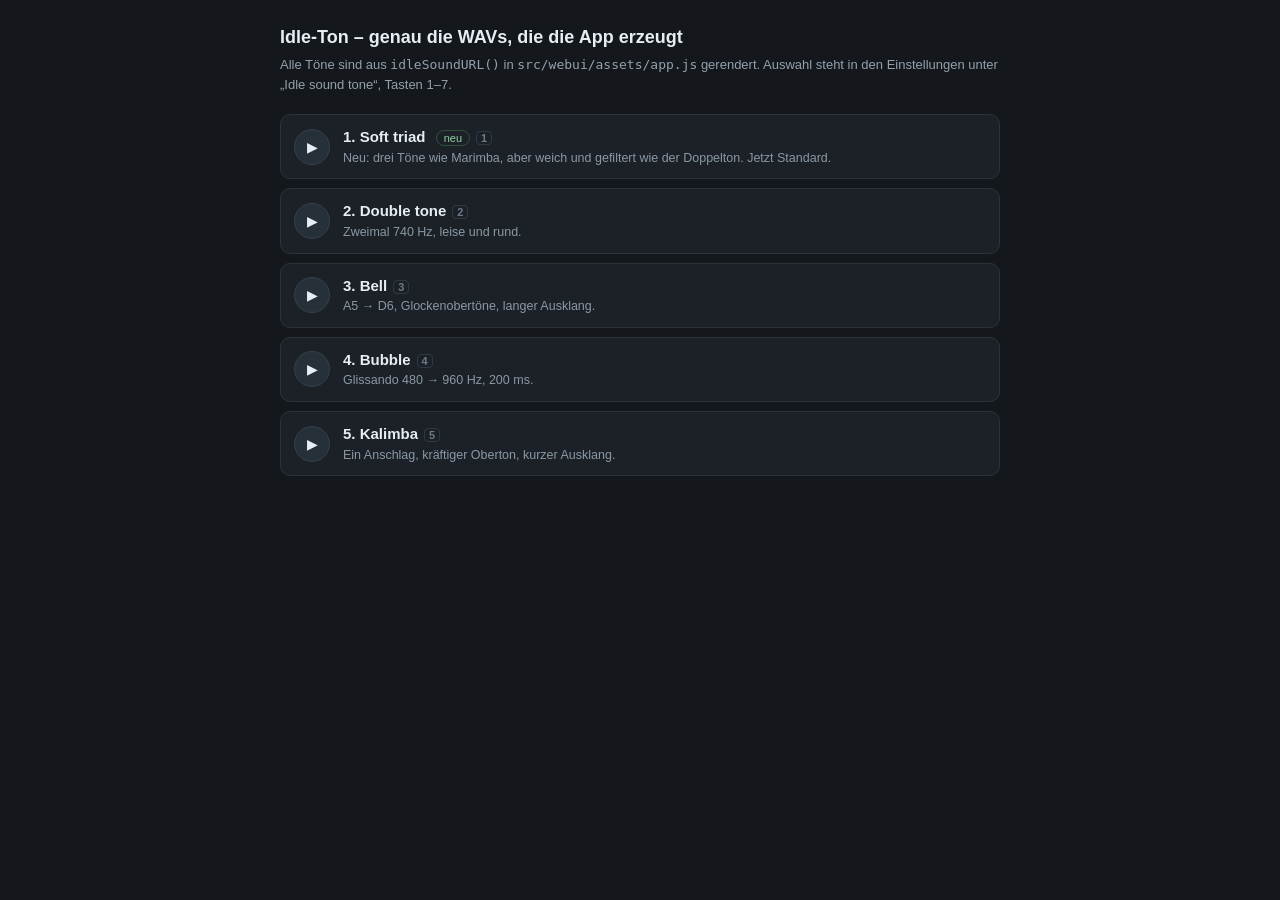
<file: notification-sounds.html>
<!doctype html>
<html lang="de">
<head>
<meta charset="utf-8">
<meta name="viewport" content="width=device-width, initial-scale=1">
<title>Keimling – Idle-Ton</title>
<style>
  :root { color-scheme: dark; }
  body { margin: 0; padding: 24px 18px 40px; background: #14181c; color: #e6edf3;
         font: 15px/1.5 -apple-system, "Segoe UI", Roboto, sans-serif; }
  main { max-width: 720px; margin: 0 auto; }
  h1 { font-size: 18px; margin: 0 0 4px; font-weight: 600; }
  p.sub { margin: 0 0 20px; color: #93a1ad; font-size: 13px; }
  ul { list-style: none; margin: 0; padding: 0; display: grid; gap: 9px; }
  li { display: flex; align-items: center; gap: 13px; padding: 11px 13px;
       background: #1b2127; border: 1px solid #2a333c; border-radius: 10px; }
  li.playing { border-color: #3d7ab8; background: #1d2630; }
  button { flex: 0 0 auto; width: 36px; height: 36px; border-radius: 50%; cursor: pointer;
           border: 1px solid #35404b; background: #263039; color: #e6edf3; font-size: 14px; }
  button:hover { background: #2f3b46; }
  .name { font-weight: 600; }
  .tag { font-weight: 400; font-size: 11px; color: #8fd1a0; border: 1px solid #2f5138;
         border-radius: 20px; padding: 1px 7px; margin-left: 6px; }
  .desc { font-size: 12.5px; color: #8b98a4; }
  kbd { font: inherit; font-size: 11px; color: #6e7b87; border: 1px solid #2f3943;
        border-radius: 4px; padding: 0 4px; margin-left: 6px; }
</style>
</head>
<body>
<main>
  <h1>Idle-Ton – genau die WAVs, die die App erzeugt</h1>
  <p class="sub">Alle Töne sind aus <code>idleSoundURL()</code> in <code>src/webui/assets/app.js</code> gerendert. Auswahl steht in den Einstellungen unter „Idle sound tone“, Tasten 1–7.</p>
  <ul id="list">

      <li>
        <button type="button" data-tone="soft" title="Abspielen">▶</button>
        <div class="txt">
          <div class="name">1. Soft triad <span class="tag">neu</span><kbd>1</kbd></div>
          <div class="desc">Neu: drei Töne wie Marimba, aber weich und gefiltert wie der Doppelton. Jetzt Standard.</div>
        </div>
        <audio preload="auto" data-audio="soft" src="[data-uri]"></audio>
      </li>

      <li>
        <button type="button" data-tone="double" title="Abspielen">▶</button>
        <div class="txt">
          <div class="name">2. Double tone<kbd>2</kbd></div>
          <div class="desc">Zweimal 740 Hz, leise und rund.</div>
        </div>
        <audio preload="auto" data-audio="double" src="[data-uri]"></audio>
      </li>

      <li>
        <button type="button" data-tone="bell" title="Abspielen">▶</button>
        <div class="txt">
          <div class="name">3. Bell<kbd>3</kbd></div>
          <div class="desc">A5 → D6, Glockenobertöne, langer Ausklang.</div>
        </div>
        <audio preload="auto" data-audio="bell" src="[data-uri]"></audio>
      </li>

      <li>
        <button type="button" data-tone="bubble" title="Abspielen">▶</button>
        <div class="txt">
          <div class="name">4. Bubble<kbd>4</kbd></div>
          <div class="desc">Glissando 480 → 960 Hz, 200 ms.</div>
        </div>
        <audio preload="auto" data-audio="bubble" src="[data-uri]"></audio>
      </li>

      <li>
        <button type="button" data-tone="kalimba" title="Abspielen">▶</button>
        <div class="txt">
          <div class="name">5. Kalimba<kbd>5</kbd></div>
          <div class="desc">Ein Anschlag, kräftiger Oberton, kurzer Ausklang.</div>
        </div>
        <audio preload="auto" data-audio="kalimba" src="[data-uri]"></audio>
      </li>
  </ul>
</main>
<script>
(function () {
  var audios = {};
  document.querySelectorAll("audio").forEach(function (a) { audios[a.dataset.audio] = a; });
  var items = Array.prototype.slice.call(document.querySelectorAll("li"));
  function stop() {
    Object.keys(audios).forEach(function (k) {
      audios[k].pause();
      audios[k].currentTime = 0;
    });
    items.forEach(function (li) { li.classList.remove("playing"); });
  }
  function play(i) {
    stop();
    var a = document.querySelectorAll("audio")[i];
    if (!a) return;
    items[i].classList.add("playing");
    a.play().catch(function () {});
  }
  items.forEach(function (li, i) {
    li.querySelector("button").addEventListener("click", function () { play(i); });
  });
  document.addEventListener("keydown", function (e) {
    var n = parseInt(e.key, 10);
    if (n >= 1 && n <= items.length) play(n - 1);
  });
})();
</script>
</body>
</html>
</file>
